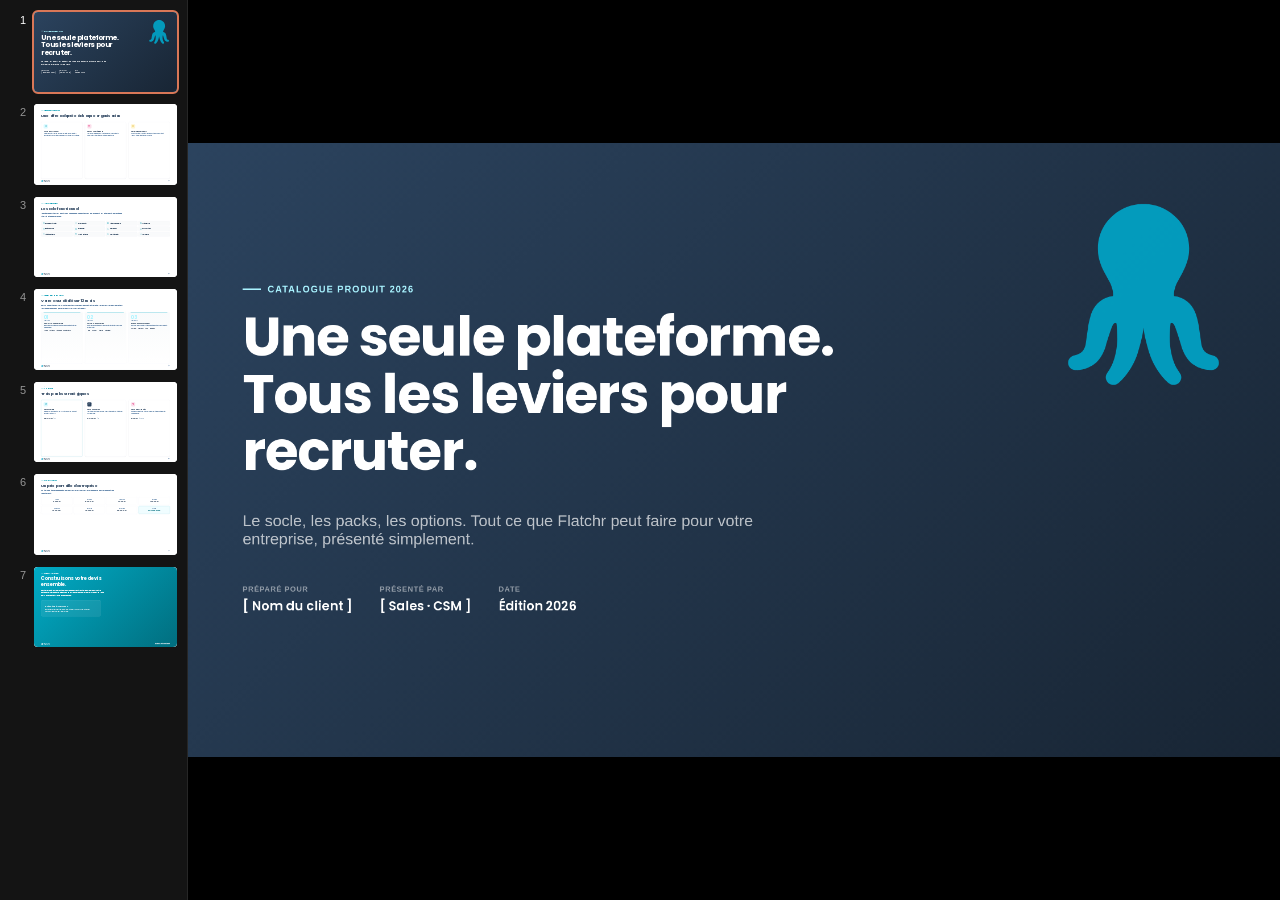
<file: project/presentation.html>
<!DOCTYPE html>
<html lang="fr">
<head>
<meta charset="UTF-8" />
<meta name="viewport" content="width=device-width, initial-scale=1.0" />
<title>Présentation Commerciale · Flatchr 2026</title>
<link rel="icon" href="assets/logo-flatchr-paul.svg" type="image/svg+xml" />
<link rel="stylesheet" href="design-system.css" />
<link rel="stylesheet" href="catalog.css" />
<link rel="stylesheet" href="https://fonts.googleapis.com/css2?family=Material+Symbols+Outlined:opsz,wght,FILL,GRAD@20..48,100..700,0..1,-50..200&display=block" />
<style>
  body { margin: 0; background: var(--color-secondary-600); }
  deck-stage { --slide-bg: #fff; }
  .slide { box-sizing: border-box; width: 100%; height: 100%; padding: 80px 96px; display: flex; flex-direction: column; background: #fff; overflow: hidden; position: relative; }
  .slide.dark { background: linear-gradient(135deg, hsla(212, 37%, 27%, 1) 0%, hsla(212, 37%, 15%, 1) 100%); color: #fff; }
  .slide.cyan { background: linear-gradient(135deg, var(--color-primary-400) 0%, var(--color-primary-600) 100%); color: #fff; }
  .slide-eyebrow { font-size: 16px; font-weight: 700; letter-spacing: 0.12em; text-transform: uppercase; color: var(--color-primary-500); margin-bottom: 24px; display: flex; align-items: center; gap: 12px; }
  .slide-eyebrow::before { content: ''; width: 32px; height: 3px; background: var(--color-primary-400); display: inline-block; }
  .slide.dark .slide-eyebrow, .slide.cyan .slide-eyebrow { color: var(--color-primary-300); }
  .slide.dark .slide-eyebrow::before, .slide.cyan .slide-eyebrow::before { background: var(--color-primary-300); }
  .slide.cyan .slide-eyebrow { color: #fff; }
  .slide.cyan .slide-eyebrow::before { background: #fff; }
  .slide h1 { font-family: var(--font-display); font-size: 72px; font-weight: 700; margin: 0 0 32px; line-height: 1.05; letter-spacing: -0.02em; color: var(--color-secondary-500); }
  .slide.dark h1, .slide.cyan h1 { color: #fff; }
  .slide h2 { font-family: var(--font-display); font-size: 52px; font-weight: 700; margin: 0 0 28px; line-height: 1.1; letter-spacing: -0.01em; color: var(--color-secondary-500); }
  .slide.dark h2, .slide.cyan h2 { color: #fff; }
  .slide .lead { font-size: 24px; color: var(--color-neutral-800); line-height: 1.45; max-width: 1100px; font-weight: 400; }
  .slide.dark .lead, .slide.cyan .lead { color: hsla(0,0%,100%,0.85); }
  .slide-footer { position: absolute; bottom: 32px; left: 96px; right: 96px; display: flex; align-items: center; justify-content: space-between; font-size: 13px; color: var(--color-neutral-700); letter-spacing: 0.05em; }
  .slide.dark .slide-footer, .slide.cyan .slide-footer { color: hsla(0,0%,100%,0.4); }
  .slide-footer .right { display: flex; align-items: center; gap: 12px; }
  .slide-logo { height: 32px; }
  .slide.dark .slide-logo, .slide.cyan .slide-logo { filter: brightness(0) invert(1); }

  /* Slide 1 - title */
  .hero-slide { padding: 96px; display: flex; flex-direction: column; justify-content: center; }
  .hero-slide .paul-wrap { position: absolute; right: 80px; top: 80px; width: 320px; opacity: 0.92; }
  .hero-slide h1 { font-size: 96px; max-width: 1100px; }
  .hero-slide .subtitle { font-size: 28px; color: hsla(0,0%,100%,0.7); margin-top: 24px; max-width: 900px; font-weight: 300; }
  .hero-slide .meta { margin-top: 64px; display: flex; gap: 48px; }
  .hero-slide .meta-item .key { font-size: 13px; color: hsla(0,0%,100%,0.5); letter-spacing: 0.08em; text-transform: uppercase; font-weight: 600; }
  .hero-slide .meta-item .val { font-family: var(--font-display); font-size: 22px; color: #fff; font-weight: 600; margin-top: 6px; }

  /* Two-column slide */
  .cols { display: grid; grid-template-columns: 1fr 1fr; gap: 64px; flex: 1; align-items: flex-start; margin-top: 24px; }
  .cols-3 { display: grid; grid-template-columns: repeat(3, 1fr); gap: 32px; flex: 1; margin-top: 32px; }

  /* Big feature card */
  .feat-card { background: #fff; border: 1px solid var(--color-neutral-300); border-radius: 16px; padding: 32px; box-shadow: var(--shadow-sm); }
  .slide.dark .feat-card { background: hsla(0,0%,100%,0.06); border-color: hsla(0,0%,100%,0.12); backdrop-filter: blur(8px); }
  .feat-card .ico-wrap { width: 56px; height: 56px; border-radius: 12px; background: var(--color-primary-200); color: var(--color-primary-500); display: inline-flex; align-items: center; justify-content: center; margin-bottom: 20px; }
  .feat-card .ico-wrap .ico { font-size: 28px; }
  .slide.dark .feat-card .ico-wrap { background: hsla(188, 99%, 39%, 0.2); color: var(--color-primary-300); }
  .feat-card h3 { font-family: var(--font-display); font-size: 22px; font-weight: 700; margin: 0 0 10px; color: var(--color-secondary-500); }
  .slide.dark .feat-card h3 { color: #fff; }
  .feat-card p { font-size: 15px; color: var(--color-neutral-800); line-height: 1.5; margin: 0; }
  .slide.dark .feat-card p { color: hsla(0,0%,100%,0.75); }

  /* feature pills */
  .pill-grid { display: grid; grid-template-columns: repeat(3, 1fr); gap: 12px; margin-top: 24px; }
  .feat-pill { background: var(--color-neutral-50); border: 1px solid var(--color-neutral-300); border-radius: 12px; padding: 18px; display: flex; align-items: center; gap: 12px; }
  .feat-pill .ico { font-size: 24px; color: var(--color-primary-500); }
  .feat-pill .label { font-size: 15px; font-weight: 600; color: var(--color-secondary-500); }
  .slide.dark .feat-pill { background: hsla(0,0%,100%,0.06); border-color: hsla(0,0%,100%,0.12); }
  .slide.dark .feat-pill .label { color: #fff; }
  .slide.dark .feat-pill .ico { color: var(--color-primary-300); }

  /* CSM phases */
  .phase-row { display: grid; grid-template-columns: repeat(3, 1fr); gap: 24px; flex: 1; margin-top: 32px; align-items: stretch; }
  .phase-big { background: linear-gradient(180deg, var(--color-neutral-50) 0%, #fff 100%); border: 1px solid var(--color-neutral-300); border-radius: 16px; padding: 32px; position: relative; }
  .phase-big::before { content: ''; position: absolute; top: -2px; left: 32px; right: 32px; height: 4px; background: var(--color-primary-400); border-radius: 0 0 4px 4px; }
  .phase-big .num { font-family: var(--font-display); font-size: 64px; font-weight: 700; color: var(--color-primary-300); line-height: 1; margin-bottom: 12px; }
  .phase-big .period { font-size: 13px; color: var(--color-neutral-700); font-weight: 600; letter-spacing: 0.06em; text-transform: uppercase; margin-bottom: 8px; }
  .phase-big h4 { font-family: var(--font-display); font-size: 22px; font-weight: 700; margin: 0 0 12px; color: var(--color-secondary-500); }
  .phase-big p { font-size: 14px; color: var(--color-neutral-800); line-height: 1.5; margin: 0 0 16px; }
  .phase-big .actions-pills { display: flex; flex-wrap: wrap; gap: 6px; }
  .phase-big .actions-pills .pill { font-size: 11px; font-weight: 600; background: #fff; color: var(--color-secondary-500); padding: 4px 10px; border-radius: 999px; border: 1px solid var(--color-neutral-300); }

  /* Big number */
  .stat-grid { display: grid; grid-template-columns: repeat(3, 1fr); gap: 48px; margin-top: 48px; }
  .stat-item .stat-num { font-family: var(--font-display); font-size: 88px; font-weight: 700; color: var(--color-primary-300); line-height: 1; letter-spacing: -0.03em; }
  .stat-item .stat-label { font-size: 18px; font-weight: 500; color: hsla(0,0%,100%,0.85); margin-top: 8px; max-width: 280px; line-height: 1.4; }

  /* Pricing table */
  .pricing-grid-presentation { display: grid; grid-template-columns: repeat(4, 1fr); gap: 16px; margin-top: 32px; }
  .price-tier { background: #fff; border: 1px solid var(--color-neutral-300); border-radius: 12px; padding: 20px; text-align: center; }
  .price-tier .range { font-size: 13px; font-weight: 700; color: var(--color-neutral-800); letter-spacing: 0.04em; text-transform: uppercase; margin-bottom: 4px; }
  .price-tier .val { font-family: var(--font-display); font-size: 28px; font-weight: 700; color: var(--color-secondary-500); }
  .price-tier.featured { background: var(--color-primary-100); border-color: var(--color-primary-400); }

  /* Closing */
  .closing-cta { background: hsla(0,0%,100%,0.08); border: 1px solid hsla(0,0%,100%,0.2); border-radius: 24px; padding: 56px; margin-top: 48px; max-width: 800px; }
  .closing-cta h3 { font-family: var(--font-display); font-size: 32px; font-weight: 700; color: #fff; margin: 0 0 12px; }
  .closing-cta p { font-size: 18px; color: hsla(0,0%,100%,0.75); line-height: 1.5; margin: 0; }

  /* Paul mascot decoration */
  .paul-bg { position: absolute; right: -80px; bottom: -80px; width: 480px; opacity: 0.1; filter: brightness(0) invert(1); }
</style>
</head>
<body>
<deck-stage>

  <!-- Slide 1: Hero -->
  <section class="slide hero-slide dark" data-screen-label="01 Cover">
    <img src="assets/logo-flatchr-paul.svg" alt="Paul" class="paul-wrap" />
    <div class="slide-eyebrow">Catalogue Produit 2026</div>
    <h1>Une seule plateforme.<br/>Tous les leviers pour recruter.</h1>
    <div class="subtitle">Le socle, les packs, les options. Tout ce que Flatchr peut faire pour votre entreprise, présenté simplement.</div>
    <div class="meta">
      <div class="meta-item">
        <div class="key">Préparé pour</div>
        <div class="val">[ Nom du client ]</div>
      </div>
      <div class="meta-item">
        <div class="key">Présenté par</div>
        <div class="val">[ Sales · CSM ]</div>
      </div>
      <div class="meta-item">
        <div class="key">Date</div>
        <div class="val">Édition 2026</div>
      </div>
    </div>
  </section>

  <!-- Slide 2: Structure -->
  <section class="slide" data-screen-label="02 Structure">
    <div class="slide-eyebrow">L'offre Flatchr 2026</div>
    <h2>Une offre adaptée à chaque organisation</h2>
    <div class="cols-3">
      <div class="feat-card">
        <div class="ico-wrap"><span class="ico" style="font-family:'Material Symbols Outlined';font-feature-settings:'liga'">foundation</span></div>
        <h3>Socle fonctionnel</h3>
        <p>Identique pour tous. Toutes les briques essentielles pour recruter : emplacements, Kanban, Site Carrière Premium, multidiffusion, IA intégrée.</p>
      </div>
      <div class="feat-card">
        <div class="ico-wrap" style="background: var(--color-pink-200); color: var(--color-pink-600);"><span class="ico" style="font-family:'Material Symbols Outlined';font-feature-settings:'liga'">inventory_2</span></div>
        <h3>Packs stratégiques</h3>
        <p>Scaling pour accélérer avec l'IA. Entreprise pour la sécurité et la conformité. Multi-Entités pour piloter en décentralisé.</p>
      </div>
      <div class="feat-card">
        <div class="ico-wrap" style="background: var(--color-yellow-200); color: var(--color-yellow-600);"><span class="ico" style="font-family:'Material Symbols Outlined';font-feature-settings:'liga'">extension</span></div>
        <h3>Catalogue produit</h3>
        <p>Imports, formations, SIRH, tests de personnalité, sourcing, photos & vidéos… Internes et partenaires, à la carte.</p>
      </div>
    </div>
    <div class="slide-footer"><img src="assets/logo-flatchr.svg" class="slide-logo" alt="Flatchr" /><div class="right"><span>2 / 7</span></div></div>
  </section>

  <!-- Slide 3: Socle -->
  <section class="slide" data-screen-label="03 Socle">
    <div class="slide-eyebrow">Inclus pour tous</div>
    <h2>Le socle fonctionnel</h2>
    <div class="lead" style="margin-bottom: 20px;">Identique pour tous les clients, non négociable. Le contenu du socle ne peut pas être réduit. Garantie de stabilité et de cohérence.</div>
    <div class="pill-grid" style="grid-template-columns: repeat(4, 1fr);">
      <div class="feat-pill"><span class="ico" style="font-family:'Material Symbols Outlined';font-feature-settings:'liga'">work</span><div class="label">Emplacements illimités</div></div>
      <div class="feat-pill"><span class="ico" style="font-family:'Material Symbols Outlined';font-feature-settings:'liga'">view_kanban</span><div class="label">Kanban candidats</div></div>
      <div class="feat-pill"><span class="ico" style="font-family:'Material Symbols Outlined';font-feature-settings:'liga'">language</span><div class="label">Site Carrière Premium</div></div>
      <div class="feat-pill"><span class="ico" style="font-family:'Material Symbols Outlined';font-feature-settings:'liga'">hub</span><div class="label">Multi-diffusion</div></div>
      <div class="feat-pill"><span class="ico" style="font-family:'Material Symbols Outlined';font-feature-settings:'liga'">badge</span><div class="label">Gestion des rôles</div></div>
      <div class="feat-pill"><span class="ico" style="font-family:'Material Symbols Outlined';font-feature-settings:'liga'">event</span><div class="label">Prise de RDV</div></div>
      <div class="feat-pill"><span class="ico" style="font-family:'Material Symbols Outlined';font-feature-settings:'liga'">search</span><div class="label">Recherche IA</div></div>
      <div class="feat-pill"><span class="ico" style="font-family:'Material Symbols Outlined';font-feature-settings:'liga'">auto_awesome</span><div class="label">Parsing IA & FIT</div></div>
      <div class="feat-pill"><span class="ico" style="font-family:'Material Symbols Outlined';font-feature-settings:'liga'">analytics</span><div class="label">Statistiques & DAR</div></div>
      <div class="feat-pill"><span class="ico" style="font-family:'Material Symbols Outlined';font-feature-settings:'liga'">inventory_2</span><div class="label">Viviers & CV-thèque</div></div>
      <div class="feat-pill"><span class="ico" style="font-family:'Material Symbols Outlined';font-feature-settings:'liga'">sell</span><div class="label">Tags & templates</div></div>
      <div class="feat-pill"><span class="ico" style="font-family:'Material Symbols Outlined';font-feature-settings:'liga'">chat</span><div class="label">Messagerie</div></div>
    </div>
    <div class="slide-footer"><img src="assets/logo-flatchr.svg" class="slide-logo" alt="Flatchr" /><div class="right"><span>3 / 7</span></div></div>
  </section>

  <!-- Slide 4: CSM -->
  <section class="slide" data-screen-label="04 CSM">
    <div class="slide-eyebrow">Accompagnement inclus</div>
    <h2>Votre CSM dédié sur 12 mois</h2>
    <div class="lead">Pas un support anonyme. Un interlocuteur unique qui connaît votre setup, vos enjeux, vos équipes. Et qui vous accompagne en 3 phases pour maximiser votre ROI.</div>
    <div class="phase-row">
      <div class="phase-big">
        <div class="num">01</div>
        <div class="period">Mois 1 — 3</div>
        <h4>Kick-off & Onboarding</h4>
        <p>Configuration de la plateforme, formation des équipes et activation des premières offres.</p>
        <div class="actions-pills">
          <span class="pill">Kick-off</span><span class="pill">Audit besoins</span><span class="pill">Setup compte</span><span class="pill">Formation initiale</span>
        </div>
      </div>
      <div class="phase-big">
        <div class="num">02</div>
        <div class="period">Mois 4 — 9</div>
        <h4>Suivi & Optimisation</h4>
        <p>Points réguliers de pilotage, analyse de l'adoption et activation de nouvelles fonctionnalités.</p>
        <div class="actions-pills">
          <span class="pill">QBR</span><span class="pill">Analyse KPIs</span><span class="pill">Ateliers RH</span><span class="pill">Best practices</span>
        </div>
      </div>
      <div class="phase-big">
        <div class="num">03</div>
        <div class="period">Mois 10 — 12</div>
        <h4>Bilan & Renouvellement</h4>
        <p>Bilan annuel, recommandations stratégiques et préparation du renouvellement.</p>
        <div class="actions-pills">
          <span class="pill">Bilan annuel</span><span class="pill">Roadmap N+1</span><span class="pill">Upsell</span><span class="pill">Témoignage</span>
        </div>
      </div>
    </div>
    <div class="slide-footer"><img src="assets/logo-flatchr.svg" class="slide-logo" alt="Flatchr" /><div class="right"><span>4 / 7</span></div></div>
  </section>

  <!-- Slide 5: Packs -->
  <section class="slide" data-screen-label="05 Packs">
    <div class="slide-eyebrow">À la carte</div>
    <h2>Trois packs stratégiques</h2>
    <div class="cols-3">
      <div class="feat-card" style="border-color: var(--color-primary-400); position: relative;">
        <div class="ico-wrap"><span class="ico" style="font-family:'Material Symbols Outlined';font-feature-settings:'liga'">rocket_launch</span></div>
        <h3>Pack Scaling</h3>
        <p style="margin-bottom: 24px;">Accélérez vos recrutements avec l'IA. Matching, Ranking, Transcript, Évaluations, Flatchr Skill.</p>
        <div style="font-family: var(--font-display); font-size: 32px; font-weight: 700; color: var(--color-secondary-500);">2 500 € <span style="font-size: 14px; color: var(--color-neutral-800); font-weight: 500;">/ an</span></div>
      </div>
      <div class="feat-card">
        <div class="ico-wrap" style="background: var(--color-secondary-500); color: #fff;"><span class="ico" style="font-family:'Material Symbols Outlined';font-feature-settings:'liga'">shield_lock</span></div>
        <h3>Pack Entreprise</h3>
        <p style="margin-bottom: 24px;">Sécurité, conformité, gouvernance. SSO, Multi-Compte, API, Statistiques avancées, JTMO.</p>
        <div style="font-family: var(--font-display); font-size: 32px; font-weight: 700; color: var(--color-secondary-500);">3 000 € <span style="font-size: 14px; color: var(--color-neutral-800); font-weight: 500;">/ an</span></div>
      </div>
      <div class="feat-card">
        <div class="ico-wrap" style="background: var(--color-pink-200); color: var(--color-pink-600);"><span class="ico" style="font-family:'Material Symbols Outlined';font-feature-settings:'liga'">account_tree</span></div>
        <h3>Pack Multi-Entités</h3>
        <p style="margin-bottom: 24px;">Pilotage RH décentralisé. Stats consolidées, CV-thèque partagée, sites carrière agrégés.</p>
        <div style="font-family: var(--font-display); font-size: 32px; font-weight: 700; color: var(--color-secondary-500);">500 € <span style="font-size: 14px; color: var(--color-neutral-800); font-weight: 500;">/ compte</span></div>
      </div>
    </div>
    <div class="slide-footer"><img src="assets/logo-flatchr.svg" class="slide-logo" alt="Flatchr" /><div class="right"><span>5 / 7</span></div></div>
  </section>

  <!-- Slide 6: Pricing -->
  <section class="slide" data-screen-label="06 Tarifs">
    <div class="slide-eyebrow">Tarif annuel HT</div>
    <h2>Un prix par taille d'entreprise</h2>
    <div class="lead">Un tarif par tranche d'effectif. Pas de mauvaises surprises. Tarif spécifique pour les cabinets de recrutement.</div>
    <div class="pricing-grid-presentation">
      <div class="price-tier"><div class="range">1 — 50</div><div class="val">3 000 €</div></div>
      <div class="price-tier"><div class="range">51 — 100</div><div class="val">5 000 €</div></div>
      <div class="price-tier"><div class="range">101 — 200</div><div class="val">7 000 €</div></div>
      <div class="price-tier"><div class="range">201 — 300</div><div class="val">10 000 €</div></div>
      <div class="price-tier"><div class="range">301 — 400</div><div class="val">13 000 €</div></div>
      <div class="price-tier"><div class="range">401 — 600</div><div class="val">18 000 €</div></div>
      <div class="price-tier"><div class="range">601 — 1000</div><div class="val">25 000 €</div></div>
      <div class="price-tier featured"><div class="range">+ 1000</div><div class="val" style="color: var(--color-primary-600)">Sur mesure</div></div>
    </div>
    <div class="slide-footer"><img src="assets/logo-flatchr.svg" class="slide-logo" alt="Flatchr" /><div class="right"><span>6 / 7</span></div></div>
  </section>

  <!-- Slide 7: Closing -->
  <section class="slide cyan" data-screen-label="07 Closing">
    <div class="slide-eyebrow" style="color: rgba(255,255,255,0.9);">Prochaines étapes</div>
    <h2 style="font-size: 64px;">Construisons votre devis<br/>ensemble.</h2>
    <div class="lead" style="max-width: 900px;">
      Toutes les options présentées dans ce document sont disponibles dans notre catalogue interactif. Sélectionnez ce qui correspond à vos besoins, calculez votre devis en direct, et signez en confiance.
    </div>
    <div class="closing-cta">
      <h3>Prêts à démarrer ?</h3>
      <p>Contactez votre Account Executive ou votre CSM pour finaliser votre devis personnalisé et planifier votre kick-off.</p>
    </div>
    <div class="slide-footer" style="bottom: 32px;">
      <img src="assets/logo-flatchr.svg" class="slide-logo" alt="Flatchr" />
      <div class="right">
        <a href="index.html" style="color: rgba(255,255,255,0.85); text-decoration: underline; font-size: 13px;">← Retour au catalogue interactif</a>
      </div>
    </div>
  </section>

</deck-stage>

<script src="deck-stage.js"></script>
</body>
</html>
</file>
<file: project/design-system.css>
/* ============================================================================
 * Flatchr Design System — Colors & Type
 * Source of truth: flatchr-ds/packages/ds-theme/src/theme/
 * Fonts: Poppins (display/headings) + Lato (body/UI) — both via Google Fonts
 * ============================================================================ */

@import url('https://fonts.googleapis.com/css2?family=Lato:ital,wght@0,400;0,700;1,400;1,700&family=Poppins:ital,wght@0,300;0,400;0,500;0,600;0,700;0,900;1,400;1,700&family=Inconsolata:wght@400;700&display=swap');

:root {
  /* ─── Brand: Primary (Flatchr Cyan) ─────────────────────────────────── */
  --color-primary-100: hsla(189, 100%, 97%, 1);
  --color-primary-200: hsla(188,  99%, 93%, 1);
  --color-primary-300: hsla(188,  99%, 83%, 1);
  --color-primary-400: hsla(188,  99%, 39%, 1); /* base */
  --color-primary-500: hsla(188,  99%, 35%, 1);
  --color-primary-600: hsla(188,  99%, 25%, 1);
  --color-primary:     var(--color-primary-400);

  /* ─── Brand: Secondary (Deep Navy) ──────────────────────────────────── */
  --color-secondary-200: hsla(212, 37%, 60%, 1);
  --color-secondary-300: hsla(212, 37%, 47%, 1);
  --color-secondary-400: hsla(212, 37%, 39%, 1);
  --color-secondary-500: hsla(212, 37%, 27%, 1); /* base */
  --color-secondary-600: hsla(212, 37%, 15%, 1);
  --color-secondary:     var(--color-secondary-500);
  --color-secondary-600-50: hsla(212, 37%, 15%, 0.5);

  /* ─── Neutrals (cool, blue-grey) ────────────────────────────────────── */
  --color-neutral-50:  hsla(200, 27%, 98%, 1);
  --color-neutral-100: hsla(211, 30%, 96%, 1);
  --color-neutral-200: hsla(211, 30%, 93%, 1);
  --color-neutral-300: hsla(211, 30%, 90%, 1);
  --color-neutral-400: hsla(211, 30%, 87%, 1);
  --color-neutral-500: hsla(211, 30%, 84%, 1);
  --color-neutral-600: hsla(211, 30%, 72%, 1);
  --color-neutral-700: hsla(211, 30%, 60%, 1);
  --color-neutral-800: hsla(211, 30%, 56%, 1);

  /* ─── Basics ────────────────────────────────────────────────────────── */
  --color-white: hsla(0, 0%, 100%, 1);
  --color-black: hsla(0, 0%, 0%, 1);
  --color-black-03: hsla(0, 0%, 0%, 0.03);
  --color-black-05: hsla(0, 0%, 0%, 0.05);
  --color-overlay:  hsla(212, 37%, 15%, 0.5);

  /* ─── Status ────────────────────────────────────────────────────────── */
  --color-success-400: hsla(162, 79%, 45%, 1); /* base */
  --color-success-500: hsla(162, 79%, 37%, 1);
  --color-success-600: hsla(162, 82%, 25%, 1);

  --color-error-400:   hsla(0, 78%, 57%, 1); /* base */
  --color-error-500:   hsla(0, 77%, 47%, 1);
  --color-error-600:   hsla(0, 100%, 20%, 1);

  --color-warning-400: hsla(35, 100%, 53%, 1); /* base */
  --color-warning-500: hsla(34, 100%, 41%, 1);
  --color-warning-600: hsla(30, 100%, 32%, 1);

  --color-info-400:    hsla(212, 100%, 53%, 1); /* base */
  --color-info-500:    hsla(212, 100%, 43%, 1);

  --color-disable-400: hsla(213, 43%, 96%, 1);
  --color-disable-500: hsla(213, 43%, 86%, 1);

  /* ─── Accent palette (used in tags, charts, illustrations) ──────────── */
  --color-green-200:  hsla(162, 79%, 87%, 1);
  --color-green-400:  hsla(162, 79%, 45%, 1);
  --color-green-600:  hsla(162, 79%, 25%, 1);
  --color-blue-200:   hsla(212, 100%, 91%, 1);
  --color-blue-400:   hsla(212, 100%, 53%, 1);
  --color-blue-600:   hsla(212, 100%, 24%, 1);
  --color-pink-200:   hsla(335, 79%, 93%, 1);
  --color-pink-400:   hsla(335, 79%, 64%, 1);
  --color-pink-600:   hsla(335, 79%, 50%, 1);
  --color-yellow-200: hsla( 47, 100%, 91%, 1);
  --color-yellow-400: hsla( 47, 100%, 56%, 1);
  --color-yellow-600: hsla( 47, 100%, 42%, 1);
  --color-orange-100: hsla( 35, 100%, 96%, 1);
  --color-orange-200: hsla( 35, 100%, 91%, 1);
  --color-orange-400: hsla( 35, 100%, 53%, 1);
  --color-orange-600: hsla( 35, 100%, 41%, 1);
  --color-grey-200:   hsla(210,  21%, 70%, 1);
  --color-grey-400:   hsla(210,  21%, 56%, 1);
  --color-grey-600:   hsla(210,  21%, 40%, 1);

  /* ─── Gradient (subtle background wash) ─────────────────────────────── */
  --gradient-1: linear-gradient(180deg, hsla(0, 0%, 100%, 1), hsla(213, 43%, 96%, 1));

  /* ─── Semantic shortcuts (use these in product) ─────────────────────── */
  --bg-app:        var(--color-neutral-50);
  --bg-surface:    var(--color-white);
  --bg-muted:      var(--color-neutral-100);
  --bg-hover:      var(--color-neutral-100);
  --fg-primary:    var(--color-secondary-500);   /* main text */
  --fg-secondary:  var(--color-neutral-800);     /* labels, captions */
  --fg-muted:      var(--color-neutral-700);     /* placeholder, hints */
  --fg-disabled:   var(--color-neutral-600);
  --fg-on-brand:   var(--color-white);
  --border-subtle: var(--color-neutral-300);
  --border-strong: var(--color-neutral-500);
  --link:          var(--color-primary-400);
  --link-hover:    var(--color-primary-500);

  /* ─── Type ──────────────────────────────────────────────────────────── */
  --font-display: "Poppins", Arial, Helvetica, sans-serif; /* headings, brand */
  --font-body:    "Lato",    Arial, Helvetica, sans-serif; /* UI, body, forms */
  --font-mono:    "Inconsolata", ui-monospace, "SF Mono", Menlo, monospace;

  /* Raw size scale (px) — from theme.fontSize */
  --fs-8:  8px;
  --fs-12: 12px;
  --fs-14: 14px;
  --fs-16: 16px;
  --fs-18: 18px;
  --fs-24: 24px;
  --fs-32: 32px;
  --fs-40: 40px;
  --fs-48: 48px;

  /* Weights */
  --fw-light:     400;  /* per typography.js _light */
  --fw-regular:   500;
  --fw-semibold:  600;
  --fw-bold:      700;

  /* ─── Spacing (theme.spacing) ──────────────────────────────────────── */
  --sp-4:  4px;
  --sp-6:  6px;
  --sp-8:  8px;
  --sp-12: 12px;
  --sp-16: 16px;
  --sp-24: 24px;
  --sp-32: 32px;
  --sp-40: 40px;
  --sp-48: 48px;
  --sp-64: 64px;

  /* ─── Radius ───────────────────────────────────────────────────────── */
  --r-4:  4px;
  --r-6:  6px;
  --r-8:  8px;
  --r-16: 16px;
  --r-24: 24px;
  --r-pill: 999px;

  /* ─── Elevation (shadow ramp — cool blueish ink, not pure black) ───── */
  --shadow-sm: 0px 11px 6px rgba(43, 67, 94, 0.02), 0px 5px 5px rgba(43, 67, 94, 0.03), 0px 1px 3px rgba(43, 67, 94, 0.03), 0px 0px 0px rgba(43, 67, 94, 0.03);
  --shadow-md: 0px 27px 16px rgba(43, 67, 94, 0.02), 0px 12px 12px rgba(43, 67, 94, 0.03), 0px 3px 7px rgba(43, 67, 94, 0.03), 0px 0px 0px rgba(43, 67, 94, 0.03);
  --shadow-lg: 0px 80px 32px rgba(43, 67, 94, 0.01), 0px 45px 27px rgba(43, 67, 94, 0.02), 0px 20px 20px rgba(43, 67, 94, 0.03), 0px 5px 11px rgba(43, 67, 94, 0.04), 0px 0px 0px rgba(43, 67, 94, 0.04);
}

/* ─── Base & defaults ─────────────────────────────────────────────────── */
html, body {
  font-family: var(--font-body);
  font-size: var(--fs-14);
  font-weight: var(--fw-light);
  color: var(--fg-primary);
  background-color: var(--bg-app);
  -webkit-font-smoothing: antialiased;
  -moz-osx-font-smoothing: grayscale;
  text-rendering: optimizeLegibility;
}

/* ─── Semantic typography classes ─────────────────────────────────────── */
.t-display, h1.t-display {
  font-family: var(--font-display);
  font-weight: var(--fw-bold);
  font-size: var(--fs-48);
  line-height: 1.1;
  letter-spacing: -0.01em;
  color: var(--color-secondary-500);
}
.t-h1, h1 {
  font-family: var(--font-display);
  font-weight: var(--fw-bold);
  font-size: var(--fs-32);
  line-height: 1.2;
  color: var(--color-secondary-500);
  letter-spacing: -0.005em;
}
.t-h2, h2 {
  font-family: var(--font-display);
  font-weight: var(--fw-bold);
  font-size: var(--fs-24);
  line-height: 1.25;
  color: var(--color-secondary-500);
}
.t-h3, h3 {
  font-family: var(--font-display);
  font-weight: var(--fw-semibold);
  font-size: var(--fs-18);
  line-height: 1.3;
  color: var(--color-secondary-500);
}
.t-h4, h4 {
  font-family: var(--font-display);
  font-weight: var(--fw-semibold);
  font-size: var(--fs-16);
  line-height: 1.35;
  color: var(--color-secondary-500);
}

.t-body, p {
  font-family: var(--font-body);
  font-weight: var(--fw-light);
  font-size: var(--fs-14);
  line-height: 1.5;
  color: var(--fg-primary);
}
.t-body-lg {
  font-family: var(--font-body);
  font-weight: var(--fw-light);
  font-size: var(--fs-16);
  line-height: 1.55;
  color: var(--fg-primary);
}
.t-label {
  font-family: var(--font-body);
  font-weight: var(--fw-semibold);
  font-size: var(--fs-12);
  line-height: 1.4;
  color: var(--fg-secondary);
  letter-spacing: 0.02em;
}
.t-caption {
  font-family: var(--font-body);
  font-weight: var(--fw-light);
  font-size: var(--fs-12);
  line-height: 1.4;
  color: var(--fg-muted);
}
.t-button {
  font-family: var(--font-body);
  font-weight: var(--fw-semibold);
  font-size: var(--fs-14);
  letter-spacing: 0.01em;
}
.t-mono, code, pre {
  font-family: var(--font-mono);
  font-size: var(--fs-14);
}
.t-link, a {
  color: var(--link);
  text-decoration: none;
}
.t-link:hover, a:hover { color: var(--link-hover); text-decoration: underline; }
</file>
<file: project/catalog.css>
/* ============================================================
 * Catalogue Produit Flatchr — page styles
 * ============================================================ */

* { box-sizing: border-box; }
html, body { margin: 0; padding: 0; height: 100%; }
body { background: var(--bg-app); color: var(--fg-primary); }

/* Material Symbols base */
.ico {
  font-family: 'Material Symbols Outlined';
  font-weight: normal;
  font-style: normal;
  line-height: 1;
  letter-spacing: normal;
  text-transform: none;
  display: inline-block;
  white-space: nowrap;
  word-wrap: normal;
  direction: ltr;
  font-feature-settings: 'liga';
  -webkit-font-feature-settings: 'liga';
  -webkit-font-smoothing: antialiased;
  font-variation-settings: 'FILL' 0, 'wght' 400, 'GRAD' 0, 'opsz' 24;
}

/* ─── Top bar ────────────────────────────────────────────── */
.topbar {
  position: sticky; top: 0; z-index: 60;
  height: 64px;
  background: var(--color-white);
  border-bottom: 1px solid var(--border-subtle);
  display: flex; align-items: center; justify-content: space-between;
  padding: 0 28px;
}
.topbar-left { display: flex; align-items: center; gap: 14px; }
.topbar-left img { height: 32px; }
.topbar-left .crumb {
  display: flex; align-items: center; gap: 8px;
  padding-left: 14px; margin-left: 4px;
  border-left: 1px solid var(--border-subtle);
  height: 28px;
}
.topbar-left .crumb-title {
  font-family: var(--font-display);
  font-weight: 600;
  font-size: 15px;
  color: var(--color-secondary-500);
}
.topbar-left .crumb-sub {
  font-size: 12px;
  color: var(--color-neutral-700);
}
.topbar-right { display: flex; align-items: center; gap: 10px; }

/* ─── Buttons ────────────────────────────────────────────── */
.btn {
  font-family: var(--font-body);
  font-weight: 600;
  font-size: 13px;
  border-radius: var(--r-6);
  padding: 0 14px;
  height: 36px;
  border: 1px solid transparent;
  cursor: pointer;
  display: inline-flex; align-items: center; gap: 6px;
  line-height: 1;
  transition: background 0.12s, color 0.12s, border-color 0.12s;
}
.btn .ico { font-size: 18px; }
.btn-primary { background: var(--color-primary-400); color: #fff; }
.btn-primary:hover { background: var(--color-primary-500); }
.btn-primary:active { background: var(--color-primary-600); }
.btn-tertiary {
  background: #fff;
  color: var(--color-secondary-500);
  border-color: var(--color-neutral-500);
}
.btn-tertiary:hover { background: var(--color-neutral-100); }
.btn-ghost {
  background: transparent;
  color: var(--color-secondary-500);
}
.btn-ghost:hover { background: var(--color-neutral-100); }
.btn-sm { height: 30px; font-size: 12px; padding: 0 10px; }
.btn-lg { height: 44px; font-size: 14px; padding: 0 20px; }

.icon-btn {
  width: 36px; height: 36px;
  border-radius: var(--r-6);
  display: inline-flex; align-items: center; justify-content: center;
  background: transparent; border: 0; cursor: pointer;
  color: var(--color-neutral-800);
}
.icon-btn:hover { background: var(--color-neutral-100); }
.icon-btn .ico { font-size: 22px; }

/* ─── Tags ────────────────────────────────────────────── */
.tag {
  display: inline-flex; align-items: center; gap: 4px;
  height: 22px; padding: 0 8px;
  border-radius: var(--r-4);
  font-size: 11px; font-weight: 700;
  line-height: 1; white-space: nowrap;
  letter-spacing: 0.02em;
}
.tag.success { background: var(--color-green-200); color: var(--color-green-600); }
.tag.info { background: var(--color-blue-200); color: var(--color-blue-600); }
.tag.warning { background: var(--color-orange-200); color: var(--color-orange-600); }
.tag.error { background: #FCDADA; color: var(--color-error-600); }
.tag.neutral { background: var(--color-neutral-200); color: var(--color-neutral-800); }
.tag.pink { background: var(--color-pink-200); color: var(--color-pink-600); }
.tag.yellow { background: var(--color-yellow-200); color: var(--color-yellow-600); }
.tag.primary { background: var(--color-primary-200); color: var(--color-primary-600); }
.tag .dot { width: 6px; height: 6px; border-radius: 50%; background: currentColor; }
.tag.lg { height: 26px; padding: 0 10px; font-size: 12px; }

/* ─── Layout ────────────────────────────────────────────── */
.app-shell {
  display: grid;
  grid-template-columns: minmax(0, 1fr) 360px;
  min-height: calc(100vh - 64px);
  position: relative;
}

/* Config panel = fixed left overlay drawer (does not reflow content) */
.pricing-panel {
  position: fixed;
  top: 64px;
  left: 0;
  width: 360px;
  max-width: 86vw;
  height: calc(100vh - 64px);
  background: #fff;
  border-right: 1px solid var(--border-subtle);
  display: flex;
  flex-direction: column;
  overflow: hidden;
  z-index: 95;
  box-shadow: 6px 0 30px rgba(11, 23, 54, 0.14);
  transform: translateX(0);
  transition: transform 280ms cubic-bezier(.4,0,.2,1);
}
.pricing-panel.collapsed {
  transform: translateX(-100%);
  pointer-events: none;
  box-shadow: none;
}

/* ─── Summary card (sticky right rail) ─────────────────── */
.summary-card {
  position: sticky;
  top: 64px;
  height: calc(100vh - 64px);
  background: #fff;
  border-left: 1px solid var(--border-subtle);
  display: flex;
  flex-direction: column;
  overflow: hidden;
  box-shadow: -4px 0 24px rgba(11, 23, 54, 0.05);
}
.summary-header {
  padding: 24px 24px 16px;
  border-bottom: 1px solid var(--border-subtle);
  flex-shrink: 0;
}
.summary-header .eyebrow {
  font-size: 11px;
  font-weight: 700;
  letter-spacing: 0.08em;
  text-transform: uppercase;
  color: var(--color-primary-500);
  margin-bottom: 4px;
}
.summary-header h2 {
  font-family: var(--font-display);
  font-weight: 700;
  font-size: 20px;
  margin: 0;
  color: var(--color-secondary-500);
}
.summary-body {
  flex: 1;
  overflow-y: auto;
  padding: 20px 24px;
}
.summary-footer {
  padding: 20px 24px;
  border-top: 1px solid var(--border-subtle);
  background: var(--color-neutral-50);
  flex-shrink: 0;
}

/* Toggle button (arrow) on the config panel right edge */
.panel-toggle {
  position: fixed;
  top: 50%;
  left: 360px;
  transform: translateY(-50%);
  width: 34px;
  height: 52px;
  display: flex;
  align-items: center;
  justify-content: center;
  background: #fff;
  border: 1px solid var(--border-subtle);
  border-left: 0;
  border-radius: 0 14px 14px 0;
  box-shadow: 4px 0 14px rgba(11, 23, 54, 0.12);
  cursor: pointer;
  color: var(--color-primary-500);
  z-index: 96;
  padding: 0;
  transition: left 280ms cubic-bezier(.4,0,.2,1), background 150ms ease, color 150ms ease;
}
.app-shell.panel-collapsed ~ .panel-toggle,
.app-shell.panel-collapsed .panel-toggle {
  left: 0;
}
.panel-toggle:hover {
  background: var(--color-primary-500);
  color: #fff;
}
.panel-toggle-chevron { font-size: 22px; transition: transform 280ms cubic-bezier(.4,0,.2,1); }
/* Collapsed → chevron points right (open). Expanded → points left (close). */
.app-shell:not(.panel-collapsed) .panel-toggle .panel-toggle-chevron { transform: rotate(180deg); }
.pricing-header {
  padding: 24px 24px 16px;
  border-bottom: 1px solid var(--border-subtle);
  flex-shrink: 0;
}
.pricing-header .eyebrow {
  font-size: 11px;
  font-weight: 700;
  letter-spacing: 0.08em;
  text-transform: uppercase;
  color: var(--color-primary-500);
  margin-bottom: 4px;
}
.pricing-header h2 {
  font-family: var(--font-display);
  font-weight: 700;
  font-size: 20px;
  margin: 0;
  color: var(--color-secondary-500);
}
.pricing-body {
  flex: 1;
  overflow-y: auto;
  padding: 20px 24px;
}
.pricing-footer {
  padding: 20px 24px;
  border-top: 1px solid var(--border-subtle);
  background: var(--color-neutral-50);
  flex-shrink: 0;
}

.content {
  padding: 32px 40px 80px;
  max-width: 1100px;
}

/* ─── Section nav (inside content) ────────────────────────────────────────────── */
.section-nav {
  display: flex; gap: 4px;
  background: #fff;
  border: 1px solid var(--border-subtle);
  border-radius: var(--r-pill);
  padding: 4px;
  margin-bottom: 32px;
  position: sticky;
  top: 80px;
  z-index: 30;
  box-shadow: var(--shadow-sm);
  width: fit-content;
}
.section-nav-item {
  padding: 8px 14px;
  border-radius: var(--r-pill);
  font-size: 13px;
  font-weight: 600;
  color: var(--color-neutral-800);
  cursor: pointer;
  transition: background 0.12s, color 0.12s;
  display: inline-flex; align-items: center; gap: 6px;
  white-space: nowrap;
  border: 0; background: transparent;
}
.section-nav-item:hover { background: var(--color-neutral-100); color: var(--color-secondary-500); }
.section-nav-item.active { background: var(--color-primary-400); color: #fff; }
.section-nav-item .ico { font-size: 16px; }

/* ─── Négociation collapse ──────────────────────────────── */
.nego-head { align-items: flex-start; }
.nego-collapse {
  display: inline-flex;
  align-items: center;
  gap: 6px;
  padding: 8px 14px;
  border-radius: var(--r-pill);
  border: 1px solid var(--border-subtle);
  background: #fff;
  cursor: pointer;
  font-family: var(--font-body);
  font-size: 12px;
  font-weight: 600;
  color: var(--color-secondary-500);
  flex-shrink: 0;
  transition: background 150ms ease, border-color 150ms ease;
}
.nego-collapse:hover { background: var(--color-neutral-50); border-color: var(--color-primary-300); }
.nego-collapse .ico { font-size: 18px; transition: transform 200ms ease; }
.nego-collapse.collapsed .ico { transform: rotate(180deg); }

.section-nav-toggle {
  margin-left: auto;
  display: inline-flex;
  align-items: center;
  gap: 6px;
  padding: 8px 14px;
  border-radius: var(--r-pill);
  border: 1px dashed var(--color-neutral-300);
  background: transparent;
  cursor: pointer;
  font-family: var(--font-body);
  font-size: 12px;
  font-weight: 600;
  color: var(--color-neutral-800);
  transition: background 150ms ease, color 150ms ease, border-color 150ms ease;
}
.section-nav-toggle:hover { background: var(--color-neutral-100); color: var(--color-secondary-500); }
.section-nav-toggle.on { border-style: solid; border-color: var(--color-primary-200); color: var(--color-primary-600); }
.section-nav-toggle .ico { font-size: 16px; }

/* ─── Months offerts selector (config panel) ─────────────── */
.config-totals {
  border-top: 1px solid var(--border-subtle);
  padding-top: 18px;
  margin-top: 4px;
}
.config-totals .total-block {
  background: var(--color-neutral-50);
  border: 1px solid var(--border-subtle);
  border-radius: var(--r-8);
  padding: 16px;
  margin-bottom: 0;
}
.months-block { margin-top: 14px; }
.months-head { margin-bottom: 8px; }
.months-head > div:first-child {
  font-size: 13px;
  font-weight: 600;
  color: var(--color-secondary-500);
}
.months-meta {
  font-size: 11px;
  color: var(--color-neutral-800);
  margin-top: 2px;
}
.months-chips {
  display: grid;
  grid-template-columns: repeat(7, 1fr);
  gap: 4px;
}
.months-chip {
  padding: 8px 0;
  min-height: 38px;
  border: 1px solid var(--border-subtle);
  border-radius: var(--r-8);
  background: #fff;
  cursor: pointer;
  font-family: var(--font-body);
  font-size: 12px;
  font-weight: 600;
  color: var(--color-neutral-800);
  transition: background 140ms ease, border-color 140ms ease, color 140ms ease;
}
.months-chip:first-child { grid-column: span 1; font-size: 10px; }
.months-chip:hover { border-color: var(--color-primary-300); }
.months-chip.on {
  background: var(--color-primary-500);
  border-color: var(--color-primary-500);
  color: #fff;
}

/* ─── Négociation group (config panel, collapsible) ──────── */
.nego-group { border-top: 1px solid var(--border-subtle); padding-top: 16px; }
.nego-group-toggle {
  width: 100%;
  display: flex;
  align-items: center;
  gap: 8px;
  padding: 10px 12px;
  background: var(--color-neutral-50);
  border: 1px solid var(--border-subtle);
  border-radius: var(--r-8);
  cursor: pointer;
  font-family: var(--font-body);
  color: var(--color-secondary-500);
}
.nego-group-toggle > .ico:first-child { font-size: 18px; color: var(--color-primary-500); }
.nego-group-title { flex: 1; text-align: left; font-size: 13px; font-weight: 700; }
.nego-group-chevron { font-size: 20px; color: var(--color-neutral-700); transition: transform 200ms ease; }
.nego-group-toggle.open .nego-group-chevron { transform: rotate(180deg); }
.nego-rules { padding-top: 12px; display: flex; flex-direction: column; gap: 14px; }
.nego-rule-block h5 {
  display: flex; align-items: center; gap: 6px;
  margin: 0 0 6px;
  font-family: var(--font-display);
  font-size: 12px;
  font-weight: 700;
  color: var(--color-secondary-500);
  text-transform: uppercase;
  letter-spacing: 0.04em;
}
.nego-rule-block h5 .ico { font-size: 15px; color: var(--color-primary-500); }
.nego-rule-item {
  font-size: 11.5px;
  line-height: 1.45;
  color: var(--color-neutral-800);
  padding: 4px 0 4px 14px;
  position: relative;
}
.nego-rule-item::before {
  content: '';
  position: absolute;
  left: 2px; top: 11px;
  width: 4px; height: 4px;
  border-radius: 50%;
  background: var(--color-primary-400);
}
.nego-rule-hint {
  font-size: 10.5px;
  font-style: italic;
  color: var(--color-neutral-700);
  margin-bottom: 4px;
  line-height: 1.4;
}

/* ─── Agency list (drawer) ──────────────────────────────── */
.agency-list { margin-top: 18px; }
.agency-grid {
  display: grid;
  grid-template-columns: 1fr 1fr;
  gap: 8px;
}
.agency-chip {
  display: flex;
  align-items: center;
  justify-content: space-between;
  gap: 8px;
  padding: 10px 12px;
  border: 1px solid var(--border-subtle);
  border-radius: var(--r-8);
  text-decoration: none;
  font-size: 13px;
  font-weight: 600;
  color: var(--color-secondary-500);
  background: #fff;
  transition: border-color 150ms ease, background 150ms ease;
}
.agency-chip:hover { border-color: var(--color-primary-400); background: var(--color-neutral-50); }
.agency-chip .ico { font-size: 15px; color: var(--color-primary-500); }

/* ─── Geste commercial : surclassement + prestation offerte ─ */
.offered-block { margin-top: 14px; }
.offered-head {
  font-size: 12px;
  font-weight: 700;
  color: var(--color-secondary-500);
  margin-bottom: 2px;
}
.offered-meta {
  font-size: 11px;
  color: var(--color-neutral-800);
  line-height: 1.4;
  margin-bottom: 10px;
}
.offered-chips {
  display: flex;
  flex-direction: column;
  gap: 6px;
}
.offered-chip {
  display: flex;
  align-items: center;
  gap: 8px;
  padding: 8px 10px;
  border: 1px solid var(--border-subtle);
  border-radius: var(--r-8);
  background: #fff;
  cursor: pointer;
  text-align: left;
  font-family: var(--font-body);
  transition: border-color 150ms ease, background 150ms ease;
}
.offered-chip:hover { border-color: var(--color-primary-300); }
.offered-chip.on { border-color: var(--color-success-500); background: hsla(151, 55%, 41%, 0.06); }
.offered-chip .ico { font-size: 18px; color: var(--color-neutral-700); flex-shrink: 0; }
.offered-chip.on .ico { color: var(--color-success-500); }
.offered-chip-name { flex: 1; font-size: 12.5px; font-weight: 600; color: var(--color-secondary-500); }
.offered-chip-price { font-size: 12px; font-weight: 700; color: var(--color-neutral-800); }
.offered-summary {
  margin-top: 10px;
  border: 1px solid var(--border-subtle);
  border-radius: var(--r-8);
  overflow: hidden;
}
.offered-summary-row {
  display: flex;
  align-items: flex-start;
  justify-content: space-between;
  gap: 12px;
  padding: 10px 12px;
  border-bottom: 1px solid var(--border-subtle);
  background: var(--color-neutral-50);
}
.offered-summary-row:last-child { border-bottom: 0; }
.offered-summary-name { font-size: 12.5px; font-weight: 700; color: var(--color-secondary-500); }
.offered-summary-desc { font-size: 11px; color: var(--color-neutral-800); line-height: 1.4; margin-top: 2px; }
.offered-summary-price {
  font-size: 12px;
  font-weight: 700;
  color: var(--color-success-600);
  white-space: nowrap;
  text-align: right;
}
.offered-summary-price s { display: block; font-weight: 500; color: var(--color-neutral-700); font-size: 11px; }
.gesture-total {
  display: flex;
  align-items: center;
  justify-content: space-between;
  gap: 12px;
  margin-top: 12px;
  padding: 10px 12px;
  border-radius: var(--r-8);
  background: hsla(38, 92%, 50%, 0.10);
  border: 1px solid hsla(38, 92%, 50%, 0.25);
}
.gesture-total span {
  display: flex;
  align-items: center;
  gap: 6px;
  font-size: 11.5px;
  font-weight: 600;
  color: hsl(28, 78%, 32%);
}
.gesture-total .ico { font-size: 16px; }
.gesture-total strong {
  font-family: var(--font-display);
  font-size: 15px;
  color: hsl(28, 78%, 32%);
}

/* ─── Section header ────────────────────────────────────────────── */
.section { margin-bottom: 56px; scroll-margin-top: 140px; }
.section-head {
  display: flex; align-items: flex-end; justify-content: space-between;
  gap: 16px; margin-bottom: 20px;
}
.section-head .label {
  font-size: 11px;
  font-weight: 700;
  letter-spacing: 0.1em;
  text-transform: uppercase;
  color: var(--color-primary-500);
  margin-bottom: 6px;
  display: flex; align-items: center; gap: 8px;
}
.section-head .label::before {
  content: '';
  display: inline-block;
  width: 18px; height: 2px;
  background: var(--color-primary-400);
}
.section-head h2 {
  font-family: var(--font-display);
  font-weight: 700;
  font-size: 28px;
  margin: 0;
  color: var(--color-secondary-500);
  letter-spacing: -0.01em;
}
.section-head .sub {
  font-size: 14px;
  color: var(--color-neutral-800);
  margin-top: 4px;
  max-width: 640px;
  line-height: 1.5;
}

/* ─── Hero card (socle) ────────────────────────────────────────────── */
.hero-card {
  position: relative;
  background: linear-gradient(135deg, hsla(212, 37%, 27%, 1) 0%, hsla(212, 37%, 15%, 1) 100%);
  border-radius: var(--r-16);
  padding: 32px;
  color: #fff;
  overflow: hidden;
  cursor: pointer;
  transition: transform 0.15s ease-out, box-shadow 0.15s ease-out;
}
.hero-card:hover { transform: translateY(-2px); box-shadow: var(--shadow-md); }
.hero-card::before {
  content: '';
  position: absolute;
  top: -40px; right: -40px;
  width: 240px; height: 240px;
  border-radius: 50%;
  background: radial-gradient(circle, hsla(188, 99%, 39%, 0.25) 0%, hsla(188, 99%, 39%, 0) 70%);
}
.hero-card-content {
  position: relative;
  display: grid;
  grid-template-columns: 1fr auto;
  gap: 32px;
  align-items: center;
}
.hero-card .eyebrow {
  font-size: 11px;
  font-weight: 700;
  letter-spacing: 0.1em;
  text-transform: uppercase;
  color: var(--color-primary-300);
  margin-bottom: 10px;
}
.hero-card h3 {
  font-family: var(--font-display);
  font-weight: 700;
  font-size: 32px;
  margin: 0 0 12px;
  color: #fff;
  letter-spacing: -0.01em;
  line-height: 1.15;
}
.hero-card .desc {
  font-size: 15px;
  color: hsla(0, 0%, 100%, 0.78);
  line-height: 1.55;
  max-width: 520px;
  margin: 0 0 20px;
}
.hero-card .feature-chips {
  display: flex; flex-wrap: wrap; gap: 8px;
}
.hero-card .feature-chips .chip {
  background: hsla(0, 0%, 100%, 0.1);
  border: 1px solid hsla(0, 0%, 100%, 0.18);
  padding: 6px 12px;
  border-radius: var(--r-pill);
  font-size: 12px;
  font-weight: 500;
  color: #fff;
  display: inline-flex; align-items: center; gap: 6px;
}
.hero-card .feature-chips .chip .ico { font-size: 14px; color: var(--color-primary-300); }
.hero-card .price-block {
  text-align: right;
  flex-shrink: 0;
}
.hero-card .price-block .price-label {
  font-size: 11px;
  font-weight: 700;
  letter-spacing: 0.08em;
  text-transform: uppercase;
  color: var(--color-primary-300);
}
.hero-card .price-block .price {
  font-family: var(--font-display);
  font-size: 40px;
  font-weight: 700;
  color: #fff;
  line-height: 1;
  margin-top: 6px;
}
.hero-card .price-block .price-sub {
  font-size: 13px;
  color: hsla(0, 0%, 100%, 0.6);
  margin-top: 6px;
}
.hero-card .discover {
  margin-top: 20px;
  display: inline-flex; align-items: center; gap: 6px;
  font-size: 13px;
  font-weight: 600;
  color: var(--color-primary-300);
  transition: gap 0.15s;
}
.hero-card:hover .discover { gap: 10px; }
.hero-card .discover .ico { font-size: 18px; }

/* ─── Effectif chips ─────────────────────────────────────── */
.effectif-grid {
  display: grid;
  grid-template-columns: repeat(2, 1fr);
  gap: 6px;
  margin-top: 8px;
}
.effectif-chip {
  background: #fff;
  border: 1px solid var(--border-subtle);
  border-radius: var(--r-6);
  padding: 8px 10px;
  cursor: pointer;
  text-align: left;
  display: flex; flex-direction: column; gap: 2px;
  transition: all 0.12s;
  font-family: var(--font-body);
}
.effectif-chip:hover { border-color: var(--color-primary-400); background: var(--color-primary-100); }
.effectif-chip.selected {
  border-color: var(--color-primary-400);
  background: var(--color-primary-100);
  box-shadow: 0 0 0 3px var(--color-primary-200);
}
.effectif-chip .effectif-range {
  font-size: 12px;
  font-weight: 700;
  color: var(--color-secondary-500);
}
.effectif-chip .effectif-price {
  font-size: 11px;
  color: var(--color-neutral-800);
  font-weight: 500;
}
.effectif-chip.selected .effectif-price { color: var(--color-primary-600); }

/* ─── Toggles & switches ─────────────────────────────────── */
.seg {
  display: inline-flex;
  background: var(--color-neutral-100);
  border-radius: var(--r-6);
  padding: 3px;
  gap: 2px;
}
.seg button {
  border: 0; background: transparent;
  padding: 6px 12px;
  font-size: 12px; font-weight: 600;
  color: var(--color-neutral-800);
  border-radius: 4px;
  cursor: pointer;
  font-family: var(--font-body);
}
.seg button.active {
  background: #fff;
  color: var(--color-secondary-500);
  box-shadow: var(--shadow-sm);
}

.switch {
  position: relative;
  display: inline-block;
  width: 36px; height: 20px;
  background: var(--color-neutral-500);
  border-radius: 999px;
  cursor: pointer;
  transition: background 0.15s;
  flex-shrink: 0;
}
.switch::after {
  content: '';
  position: absolute;
  top: 2px; left: 2px;
  width: 16px; height: 16px;
  background: #fff;
  border-radius: 50%;
  transition: left 0.15s;
}
.switch.on { background: var(--color-primary-400); }
.switch.on::after { left: 18px; }

/* ─── Packs grid ────────────────────────────────────────── */
.packs-grid {
  display: grid;
  grid-template-columns: repeat(3, 1fr);
  gap: 16px;
}
.pack-card {
  background: #fff;
  border: 1px solid var(--border-subtle);
  border-radius: var(--r-8);
  padding: 24px;
  position: relative;
  cursor: pointer;
  transition: border-color 0.12s, transform 0.12s, box-shadow 0.12s;
  display: flex; flex-direction: column;
}
.pack-card:hover { border-color: var(--color-primary-400); box-shadow: var(--shadow-sm); }
.pack-card.selected {
  border-color: var(--color-primary-400);
  box-shadow: 0 0 0 3px var(--color-primary-200), var(--shadow-sm);
}
.pack-card .pack-icon {
  width: 44px; height: 44px;
  border-radius: var(--r-8);
  display: inline-flex; align-items: center; justify-content: center;
  margin-bottom: 14px;
}
.pack-card .pack-icon .ico { font-size: 22px; }
.pack-card.scaling .pack-icon { background: var(--color-primary-200); color: var(--color-primary-500); }
.pack-card.entreprise .pack-icon { background: var(--color-secondary-500); color: #fff; }
.pack-card.multi .pack-icon { background: var(--color-pink-200); color: var(--color-pink-600); }
.pack-card h4 {
  font-family: var(--font-display);
  font-size: 18px;
  font-weight: 700;
  margin: 0 0 4px;
  color: var(--color-secondary-500);
}
.pack-card .pack-tagline {
  font-size: 13px;
  color: var(--color-neutral-800);
  margin: 0 0 16px;
  min-height: 36px;
}
.pack-card .pack-features { list-style: none; padding: 0; margin: 0 0 18px; }
.pack-card .pack-features li {
  font-size: 13px;
  color: var(--color-secondary-500);
  padding: 6px 0;
  display: flex; align-items: center; gap: 8px;
  border-bottom: 1px solid var(--color-neutral-100);
}
.pack-card .pack-features li:last-child { border-bottom: 0; }
.pack-card .pack-features li .ico {
  font-size: 16px;
  color: var(--color-primary-400);
  flex-shrink: 0;
}
.pack-card .pack-price {
  margin-top: auto;
  display: flex; align-items: baseline; justify-content: space-between;
  padding-top: 16px;
  border-top: 1px solid var(--color-neutral-200);
}
.pack-card .pack-price .price {
  font-family: var(--font-display);
  font-size: 24px;
  font-weight: 700;
  color: var(--color-secondary-500);
}
.pack-card .pack-price .unit {
  font-size: 12px;
  color: var(--color-neutral-800);
  font-weight: 500;
}
.pack-card .pack-cta {
  margin-top: 14px;
  text-align: center;
  border: 1px solid var(--color-neutral-500);
  border-radius: var(--r-6);
  padding: 8px;
  font-size: 13px;
  font-weight: 600;
  color: var(--color-secondary-500);
}
.pack-card.selected .pack-cta {
  background: var(--color-primary-400);
  color: #fff;
  border-color: var(--color-primary-400);
}

/* ─── Options grid ────────────────────────────────────────── */
.options-grid {
  display: grid;
  grid-template-columns: repeat(3, 1fr);
  gap: 16px;
}
.option-card {
  background: #fff;
  border: 1px solid var(--border-subtle);
  border-radius: var(--r-8);
  padding: 20px;
  cursor: pointer;
  transition: border-color 0.12s, transform 0.12s, box-shadow 0.12s;
  position: relative;
  display: flex; flex-direction: column;
  min-height: 200px;
}
.option-card:hover {
  border-color: var(--color-primary-300);
  box-shadow: var(--shadow-sm);
  transform: translateY(-1px);
}
.option-card.selected {
  border-color: var(--color-primary-400);
  box-shadow: 0 0 0 3px var(--color-primary-200);
}
.option-card .icon-wrap {
  width: 40px; height: 40px;
  border-radius: var(--r-8);
  background: var(--color-primary-100);
  color: var(--color-primary-500);
  display: inline-flex; align-items: center; justify-content: center;
  margin-bottom: 14px;
}
.option-card.partner .icon-wrap { background: var(--color-blue-200); color: var(--color-blue-600); }
.option-card.coming .icon-wrap { background: var(--color-neutral-200); color: var(--color-neutral-800); }
.option-card .icon-wrap .ico { font-size: 22px; }
.option-card h4 {
  font-family: var(--font-display);
  font-size: 16px;
  font-weight: 600;
  margin: 0 0 6px;
  color: var(--color-secondary-500);
}
.option-card .desc {
  font-size: 13px;
  color: var(--color-neutral-800);
  margin: 0 0 14px;
  line-height: 1.5;
  flex: 1;
}
.option-card .option-footer {
  display: flex; align-items: center; justify-content: space-between;
  margin-top: auto;
  padding-top: 12px;
  border-top: 1px solid var(--color-neutral-100);
}
.option-card .option-price {
  font-family: var(--font-display);
  font-weight: 700;
  font-size: 14px;
  color: var(--color-secondary-500);
}
.option-card .option-price .small {
  font-size: 11px;
  color: var(--color-neutral-800);
  font-weight: 500;
}
.option-card .option-toggle {
  font-size: 13px;
  font-weight: 700;
  color: var(--color-primary-600);
  display: inline-flex; align-items: center; gap: 6px;
  padding: 9px 16px;
  min-height: 40px;
  border: 1px solid var(--color-primary-200);
  border-radius: var(--r-pill);
  background: var(--color-primary-100, hsla(188, 99%, 39%, 0.08));
  transition: background 140ms ease, border-color 140ms ease, color 140ms ease;
}
.option-card .option-toggle:hover {
  background: var(--color-primary-500);
  border-color: var(--color-primary-500);
  color: #fff;
}
.option-card .option-toggle .ico { font-size: 18px; }
.option-card.selected .option-toggle {
  border-color: var(--color-neutral-300);
  background: #fff;
  color: var(--color-neutral-800);
}
.option-card.selected .option-toggle:hover {
  border-color: hsl(0, 62%, 60%);
  background: hsla(0, 62%, 50%, 0.08);
  color: hsl(0, 62%, 45%);
}
.option-card .badge-corner {
  position: absolute;
  top: 14px; right: 14px;
}

/* When option is selected — show checked icon */
.option-card .check-mark {
  position: absolute;
  top: 14px; right: 14px;
  width: 22px; height: 22px;
  border-radius: 50%;
  background: var(--color-primary-400);
  color: #fff;
  display: inline-flex; align-items: center; justify-content: center;
  opacity: 0;
  transition: opacity 0.12s;
}
.option-card .check-mark .ico { font-size: 14px; }
.option-card.selected .check-mark { opacity: 1; }
.option-card.selected .badge-corner { display: none; }

/* ─── CSM Timeline card ────────────────────────────────── */
.csm-card {
  background: #01AEC8;
  border: 1px solid var(--border-subtle);
  border-radius: var(--r-16);
  padding: 28px 32px;
  position: relative;
  overflow: hidden;
}
.csm-card-top {
  display: grid;
  grid-template-columns: 1fr auto;
  gap: 24px;
  align-items: center;
  margin-bottom: 28px;
}
.csm-card .header-block .label {
  font-size: 11px;
  font-weight: 700;
  color: rgba(255, 255, 255, 0.85);
  letter-spacing: 0.1em;
  text-transform: uppercase;
  color: var(--color-primary-500);
  margin-bottom: 6px;
}
.csm-card h3 {
  font-family: var(--font-display);
  font-size: 22px;
  font-weight: 700;
  margin: 0 0 6px;
  color: #fff;
}
.csm-card .header-block .desc {
  font-size: 14px;
  color: rgba(255, 255, 255, 0.92);
  margin: 0;
  max-width: 560px;
  line-height: 1.5;
}
.csm-card .badge-included {
  display: inline-flex; align-items: center; gap: 6px;
  background: #fff;
  color: var(--color-green-600);
  padding: 6px 12px;
  border-radius: var(--r-pill);
  font-size: 12px;
  font-weight: 700;
}
.csm-timeline {
  position: relative;
  display: grid;
  grid-template-columns: repeat(3, 1fr);
  gap: 20px;
  padding-top: 12px;
}
.csm-timeline::before {
  content: '';
  position: absolute;
  top: 28px; left: 24px; right: 24px;
  height: 2px;
  background: linear-gradient(90deg,
    var(--color-primary-400) 0%,
    var(--color-primary-300) 50%,
    var(--color-secondary-300) 100%);
}
.csm-phase {
  position: relative;
  background: #fff;
  border: 1px solid var(--border-subtle);
  border-radius: var(--r-8);
  padding: 18px;
  padding-top: 44px;
}
.csm-phase::before {
  content: '';
  position: absolute;
  top: -7px; left: 18px;
  width: 16px; height: 16px;
  border-radius: 50%;
  background: var(--color-primary-400);
  border: 3px solid #fff;
  box-shadow: 0 0 0 1px var(--color-primary-300);
}
.csm-phase-num {
  position: absolute;
  top: 18px; left: 18px;
  font-family: var(--font-display);
  font-size: 11px;
  font-weight: 700;
  letter-spacing: 0.08em;
  text-transform: uppercase;
  color: var(--color-primary-500);
}
.csm-phase-period {
  position: absolute;
  top: 18px; right: 18px;
  font-size: 11px;
  color: var(--color-neutral-800);
  font-weight: 500;
}
.csm-phase h4 {
  font-family: var(--font-display);
  font-size: 15px;
  font-weight: 700;
  margin: 0 0 8px;
  color: var(--color-secondary-500);
}
.csm-phase .desc {
  font-size: 12px;
  color: var(--color-neutral-800);
  margin: 0 0 10px;
  line-height: 1.5;
}
.csm-phase .actions {
  display: flex; flex-wrap: wrap; gap: 4px;
}
.csm-phase .actions .pill {
  font-size: 10px;
  font-weight: 600;
  background: var(--color-neutral-100);
  color: var(--color-secondary-500);
  padding: 3px 8px;
  border-radius: var(--r-pill);
}
.csm-card .discover-link {
  margin-top: 24px;
  display: inline-flex; align-items: center; gap: 6px;
  font-size: 13px;
  font-weight: 700;
  color: #fff;
  cursor: pointer;
}
.csm-card .discover-link:hover { color: rgba(255, 255, 255, 0.8); }

/* ─── Drawer ────────────────────────────────────────────── */
.drawer-backdrop {
  position: fixed; inset: 0;
  background: var(--color-overlay);
  opacity: 0;
  transition: opacity 0.18s;
  pointer-events: none;
  z-index: 100;
}
.drawer-backdrop.open { opacity: 1; pointer-events: auto; }
.drawer {
  position: fixed;
  top: 0; right: 0; bottom: 0;
  width: min(640px, 95vw);
  background: #fff;
  z-index: 110;
  box-shadow: var(--shadow-lg);
  transform: translateX(100%);
  transition: transform 0.22s cubic-bezier(0.32, 0.72, 0, 1);
  display: flex; flex-direction: column;
}
.drawer.open { transform: translateX(0); }
.drawer-head {
  padding: 24px 28px 18px;
  border-bottom: 1px solid var(--border-subtle);
  display: flex; align-items: flex-start; justify-content: space-between;
  gap: 16px;
  flex-shrink: 0;
}
.drawer-head .title-block { flex: 1; min-width: 0; }
.drawer-head .eyebrow {
  font-size: 11px;
  font-weight: 700;
  letter-spacing: 0.08em;
  text-transform: uppercase;
  color: var(--color-primary-500);
  margin-bottom: 4px;
  display: flex; align-items: center; gap: 6px;
}
.drawer-head h3 {
  font-family: var(--font-display);
  font-size: 24px;
  font-weight: 700;
  margin: 0;
  color: var(--color-secondary-500);
  line-height: 1.2;
}
.drawer-body {
  flex: 1;
  overflow-y: auto;
  padding: 24px 28px;
}
.drawer-foot {
  padding: 18px 28px;
  border-top: 1px solid var(--border-subtle);
  background: var(--color-neutral-50);
  display: flex; align-items: center; justify-content: space-between;
  gap: 16px;
  flex-shrink: 0;
}

/* Drawer content blocks */
.drawer .mockup {
  background: linear-gradient(135deg, var(--color-neutral-100) 0%, var(--color-neutral-200) 100%);
  border: 1px solid var(--border-subtle);
  border-radius: var(--r-8);
  height: 240px;
  display: flex; align-items: center; justify-content: center;
  margin-bottom: 24px;
  position: relative;
  overflow: hidden;
}
.drawer .mockup .ico { font-size: 56px; color: var(--color-neutral-700); }
.drawer .mockup .mockup-label {
  position: absolute;
  bottom: 12px; left: 12px;
  background: hsla(212, 37%, 15%, 0.8);
  color: #fff;
  padding: 4px 10px;
  border-radius: var(--r-4);
  font-size: 11px;
  font-weight: 600;
  letter-spacing: 0.04em;
}
.drawer .section-block { margin-bottom: 24px; }
.drawer .section-block h4 {
  font-family: var(--font-display);
  font-size: 14px;
  font-weight: 700;
  margin: 0 0 12px;
  color: var(--color-secondary-500);
  letter-spacing: 0.04em;
  text-transform: uppercase;
}
.drawer .desc-text {
  font-size: 14px;
  color: var(--color-neutral-800);
  line-height: 1.6;
  margin: 0 0 16px;
}
.benefits-list { list-style: none; padding: 0; margin: 0; }
.benefits-list li {
  display: flex; align-items: flex-start; gap: 10px;
  font-size: 14px;
  color: var(--color-secondary-500);
  padding: 10px 0;
  border-bottom: 1px solid var(--color-neutral-100);
  line-height: 1.5;
}
.benefits-list li:last-child { border-bottom: 0; }
.benefits-list li .ico {
  font-size: 18px;
  color: var(--color-primary-400);
  flex-shrink: 0;
  margin-top: 1px;
}

/* Pricing breakdown */
.price-rows { display: flex; flex-direction: column; gap: 0; }
.price-row {
  display: flex; align-items: center; justify-content: space-between;
  padding: 12px 0;
  border-bottom: 1px solid var(--color-neutral-100);
  font-size: 13px;
}
.price-row:last-child { border-bottom: 0; }
.price-row .label {
  color: var(--color-secondary-500);
  display: flex; align-items: center; gap: 10px;
  flex: 1; min-width: 0;
}
.price-row .label .key {
  font-weight: 600;
}
.price-row .label .meta {
  font-size: 11px;
  color: var(--color-neutral-800);
  font-weight: 400;
}
.price-row .value {
  font-weight: 700;
  color: var(--color-secondary-500);
  font-family: var(--font-display);
  font-size: 13px;
  white-space: nowrap;
}
.price-row.muted .value { color: var(--color-neutral-800); }
.price-row.discount .value { color: var(--color-success-500); }
.price-row.discount .label .key { color: var(--color-success-500); }

.price-row .remove-btn {
  border: 0; background: transparent;
  color: var(--color-neutral-700);
  cursor: pointer;
  width: 20px; height: 20px;
  display: inline-flex; align-items: center; justify-content: center;
  border-radius: 4px;
}
.price-row .remove-btn:hover { background: var(--color-neutral-200); color: var(--color-error-400); }
.price-row .remove-btn .ico { font-size: 16px; }

.empty-state {
  padding: 16px;
  text-align: center;
  border: 1px dashed var(--border-subtle);
  border-radius: var(--r-6);
  font-size: 12px;
  color: var(--color-neutral-800);
}

/* Pricing sub-group label */
.pricing-group {
  margin-bottom: 20px;
}
.pricing-group:last-child { margin-bottom: 0; }
.pricing-group .group-label {
  font-size: 10px;
  font-weight: 700;
  letter-spacing: 0.1em;
  text-transform: uppercase;
  color: var(--color-neutral-700);
  margin-bottom: 8px;
  display: flex; align-items: center; justify-content: space-between;
}
.pricing-group .group-label .badge-mini {
  background: var(--color-neutral-100);
  color: var(--color-neutral-800);
  padding: 2px 6px;
  border-radius: var(--r-4);
  font-size: 10px;
  font-weight: 700;
}

/* Discount input */
.discount-row {
  display: flex; align-items: center; gap: 8px;
  margin-top: 12px;
}
.discount-input {
  flex: 1;
  display: flex; align-items: center; gap: 0;
  background: #fff;
  border: 1px solid var(--border-subtle);
  border-radius: var(--r-6);
  overflow: hidden;
}
.discount-input input {
  flex: 1;
  border: 0; outline: 0;
  padding: 8px 10px;
  font-family: var(--font-body);
  font-size: 13px;
  font-weight: 600;
  color: var(--color-secondary-500);
  background: transparent;
  min-width: 0;
  width: 100%;
}
.discount-input input:focus { box-shadow: none; }
.discount-input .unit {
  padding: 0 10px;
  height: 32px;
  display: inline-flex; align-items: center;
  background: var(--color-neutral-100);
  font-size: 12px;
  font-weight: 700;
  color: var(--color-neutral-800);
  border-left: 1px solid var(--border-subtle);
}

.toggle-row {
  display: flex; align-items: center; justify-content: space-between;
  padding: 10px 0;
  gap: 12px;
}
.toggle-row .toggle-label {
  font-size: 13px;
  color: var(--color-secondary-500);
  font-weight: 500;
  flex: 1;
}
.toggle-row .toggle-meta {
  font-size: 11px;
  color: var(--color-neutral-800);
  font-weight: 400;
  display: block;
}

.total-block {
  display: flex; align-items: flex-end; justify-content: space-between;
  gap: 12px;
  margin-bottom: 14px;
}
.total-block .total-label {
  font-size: 11px;
  font-weight: 700;
  letter-spacing: 0.1em;
  text-transform: uppercase;
  color: var(--color-neutral-700);
  margin-bottom: 4px;
}
.total-block .total-value {
  font-family: var(--font-display);
  font-weight: 700;
  font-size: 32px;
  color: var(--color-secondary-500);
  line-height: 1;
}
.total-block .total-value .currency {
  font-size: 18px;
  color: var(--color-neutral-800);
  font-weight: 500;
  margin-left: 4px;
}
.total-block .total-period {
  font-size: 11px;
  color: var(--color-neutral-800);
  margin-top: 4px;
}
.total-block > div { width: 100%; }
.total-line {
  display: flex; align-items: center; justify-content: space-between;
  gap: 12px;
  padding: 6px 0;
}
.total-line .line-label {
  font-size: 12px;
  font-weight: 600;
  color: var(--color-secondary-500);
}
.total-line .line-meta {
  font-size: 10.5px;
  color: var(--color-neutral-800);
  font-weight: 500;
  margin-top: 2px;
}
.total-line .line-value {
  font-family: var(--font-display);
  font-size: 16px;
  font-weight: 700;
  color: var(--color-secondary-500);
  white-space: nowrap;
}
.total-line .line-value .currency {
  font-size: 12px;
  color: var(--color-neutral-800);
  font-weight: 500;
  margin-left: 2px;
}
.total-divider {
  height: 1px;
  background: var(--border-subtle);
  margin: 8px 0 10px;
}

/* ─── Consommation cards ───────────────────────────────── */
.consom-grid {
  display: grid;
  grid-template-columns: repeat(4, 1fr);
  gap: 12px;
}
.consom-card {
  background: #fff;
  border: 1px solid var(--border-subtle);
  border-radius: var(--r-8);
  padding: 16px;
}
.consom-card h4 {
  font-family: var(--font-display);
  font-size: 14px;
  font-weight: 700;
  margin: 0 0 12px;
  color: var(--color-secondary-500);
  display: flex; align-items: center; gap: 8px;
}
.consom-card h4 .ico { font-size: 18px; color: var(--color-primary-400); }
.consom-row {
  display: flex; align-items: center; justify-content: space-between;
  padding: 8px 0;
  font-size: 12px;
  border-bottom: 1px dashed var(--color-neutral-200);
}
.consom-row:last-child { border-bottom: 0; }
.consom-row .label { color: var(--color-neutral-800); font-weight: 500; }
.consom-row .value { color: var(--color-secondary-500); font-weight: 700; }
.consom-row.included .value { color: var(--color-success-500); }

/* ─── Negotiation card ───────────────────────────────── */
.nego-card {
  background: linear-gradient(135deg, var(--color-orange-100) 0%, var(--color-orange-200) 100%);
  border: 1px solid hsla(35, 100%, 70%, 0.4);
  border-radius: var(--r-8);
  padding: 16px;
}
.nego-card h4 {
  font-family: var(--font-display);
  font-size: 13px;
  font-weight: 700;
  margin: 0 0 10px;
  color: var(--color-orange-600);
  display: flex; align-items: center; gap: 6px;
  text-transform: uppercase;
  letter-spacing: 0.06em;
}
.nego-card h4 .ico { font-size: 16px; }
.nego-card .nego-item {
  font-size: 12px;
  color: var(--color-secondary-500);
  padding: 4px 0;
  display: flex; align-items: flex-start; gap: 6px;
  line-height: 1.4;
}
.nego-card .nego-item::before {
  content: '•';
  color: var(--color-orange-600);
  font-weight: 700;
  flex-shrink: 0;
}

/* ─── Tabs (in drawer) ───────────────────────────────── */
.drawer-tabs {
  display: flex;
  gap: 4px;
  border-bottom: 1px solid var(--border-subtle);
  margin-bottom: 20px;
  margin-top: -8px;
}
.drawer-tabs button {
  border: 0; background: transparent;
  padding: 10px 0;
  margin-right: 20px;
  font-family: var(--font-body);
  font-size: 13px;
  font-weight: 600;
  color: var(--color-neutral-800);
  cursor: pointer;
  border-bottom: 2px solid transparent;
  position: relative;
  top: 1px;
}
.drawer-tabs button.active {
  color: var(--color-primary-500);
  border-bottom-color: var(--color-primary-400);
}
.drawer-tabs button:hover:not(.active) { color: var(--color-secondary-500); }

/* ─── Misc ───────────────────────────────────────────── */
.divider { border-top: 1px solid var(--border-subtle); margin: 16px 0; }

.partner-logo {
  width: 40px; height: 40px;
  border-radius: var(--r-6);
  display: inline-flex; align-items: center; justify-content: center;
  font-family: var(--font-display);
  font-weight: 700;
  font-size: 16px;
  flex-shrink: 0;
}

/* Scrollbars */
.pricing-body::-webkit-scrollbar,
.drawer-body::-webkit-scrollbar { width: 8px; }
.pricing-body::-webkit-scrollbar-thumb,
.drawer-body::-webkit-scrollbar-thumb { background: var(--color-neutral-400); border-radius: 4px; }
.pricing-body::-webkit-scrollbar-thumb:hover,
.drawer-body::-webkit-scrollbar-thumb:hover { background: var(--color-neutral-600); }

/* ─── Responsive ───────────────────────────────────────── */
@media (max-width: 1180px) {
  .app-shell,
  .app-shell.panel-collapsed { grid-template-columns: 1fr; }
  .summary-card {
    position: static; height: auto; border-left: 0;
    border-top: 1px solid var(--border-subtle); box-shadow: none;
    order: 99;
  }
  .summary-body { max-height: none; }
}
@media (max-width: 1100px) {
  .options-grid, .packs-grid { grid-template-columns: 1fr 1fr; }
  .consom-grid { grid-template-columns: 1fr 1fr; }
}

/* ─── Roadmap pill ──────────────────────────────────────── */
.effectif-hint {
  display: flex;
  align-items: flex-start;
  gap: 8px;
  margin-top: 10px;
  padding: 10px 12px;
  background: hsla(38, 92%, 50%, 0.10);
  border: 1px solid hsla(38, 92%, 50%, 0.25);
  border-radius: var(--r-8);
  font-size: 11.5px;
  line-height: 1.45;
  color: hsl(28, 78%, 32%);
}
.effectif-hint .ico { font-size: 16px; flex-shrink: 0; margin-top: 1px; }

.csm-phase-meta {
  font-size: 12px;
  font-weight: 500;
  color: var(--color-neutral-800);
  margin-left: 4px;
}

.option-price.partner-cta {
  color: var(--color-neutral-800);
  font-family: var(--font-body);
  font-size: 12px;
  font-weight: 600;
}

/* ─── Hero card "Tout inclus" sticker ──────────────────── */
.hero-included-sticker {
  position: absolute;
  top: 16px;
  right: 16px;
  display: flex;
  align-items: center;
  gap: 10px;
  padding: 8px 14px 8px 10px;
  background: hsla(151, 55%, 41%, 0.95);
  color: #fff;
  border-radius: var(--r-pill);
  box-shadow: 0 4px 14px rgba(11, 23, 54, 0.18);
  transform: rotate(2deg);
  z-index: 2;
}
.hero-included-sticker .ico {
  font-size: 22px;
  flex-shrink: 0;
}
.hero-included-sticker strong {
  display: block;
  font-size: 12px;
  font-weight: 700;
  letter-spacing: 0.02em;
  line-height: 1.1;
}
.hero-included-sticker span {
  display: block;
  font-size: 10.5px;
  font-weight: 500;
  opacity: 0.92;
  margin-top: 1px;
}
.hero-card { position: relative; }

/* ─── CSM mockup as a photo ───────────────────────────── */
.mockup-photo {
  padding: 0 !important;
  overflow: hidden;
  background: var(--color-neutral-100);
  height: 220px;
  position: relative;
}
.mockup-photo img {
  width: 100%;
  height: 100%;
  object-fit: cover;
  display: block;
}
.mockup-photo .mockup-label {
  position: absolute;
  left: 16px;
  bottom: 16px;
  background: rgba(11, 23, 54, 0.7);
  color: #fff;
  padding: 6px 12px;
  border-radius: var(--r-pill);
  font-size: 11px;
  font-weight: 600;
  letter-spacing: 0.04em;
  text-transform: uppercase;
  backdrop-filter: blur(4px);
}
.mockup-photo.mockup-photo-failed {
  background: linear-gradient(135deg, var(--color-primary-200) 0%, var(--color-primary-300) 100%);
}

/* ─── Partner logo (real image) ───────────────────────── */
.partner-logo-img {
  max-width: 75%;
  max-height: 75%;
  object-fit: contain;
}
.partner-logo {
  overflow: hidden;
}

/* ─── Pack feature expandable list ────────────────────── */
.pack-feature-list { padding: 0; margin: 0; }
.pack-feature-item {
  list-style: none;
  border: 1px solid var(--border-subtle);
  border-radius: var(--r-8);
  margin-bottom: 8px;
  background: #fff;
  transition: border-color 150ms ease, box-shadow 150ms ease;
}
.pack-feature-item.expandable:hover {
  border-color: hsla(188, 99%, 39%, 0.5);
}
.pack-feature-item.open {
  border-color: var(--color-primary-400);
  box-shadow: 0 1px 0 var(--color-primary-100, var(--color-neutral-100));
}
.pack-feature-trigger {
  width: 100%;
  display: flex;
  align-items: center;
  gap: 10px;
  padding: 12px 14px;
  background: transparent;
  border: 0;
  text-align: left;
  font-family: var(--font-body);
  font-size: 13px;
  font-weight: 500;
  color: var(--color-secondary-500);
  cursor: pointer;
  transition: background 150ms ease;
}
.pack-feature-trigger:disabled { cursor: default; }
.pack-feature-item.expandable .pack-feature-trigger:hover {
  background: var(--color-neutral-50);
}
.pack-feature-trigger > .ico:first-child {
  color: var(--color-primary-500);
  flex-shrink: 0;
  font-size: 20px;
}
.pack-feature-label {
  flex: 1;
}
.pack-feature-chevron {
  font-size: 20px !important;
  color: var(--color-neutral-800);
  transition: transform 200ms ease, color 200ms ease;
}
.pack-feature-item.open .pack-feature-chevron {
  transform: rotate(180deg);
  color: var(--color-primary-500);
}
.pack-feature-details {
  padding: 0 14px 14px 44px;
  font-size: 12.5px;
  line-height: 1.55;
  color: var(--color-neutral-800);
  animation: featureFade 180ms ease;
}
@keyframes featureFade {
  from { opacity: 0; transform: translateY(-2px); }
  to { opacity: 1; transform: translateY(0); }
}

/* ─── Export PDF : benefits sous chaque prestation ───── */
.exd-row { align-items: stretch; }
.exd-row-main { flex: 1; }
.exd-row-benefits {
  list-style: none;
  padding: 0;
  margin: 10px 0 0;
  display: grid;
  grid-template-columns: 1fr 1fr;
  gap: 4px 14px;
}
.exd-row-benefits li {
  display: flex;
  align-items: flex-start;
  gap: 6px;
  font-size: 11px;
  color: var(--color-neutral-800);
  line-height: 1.4;
}
.exd-row-benefits li .ico {
  font-size: 13px;
  color: var(--color-success-500);
  flex-shrink: 0;
  margin-top: 1px;
}
.roadmap-pill {
  display: inline-flex;
  align-items: center;
  gap: 4px;
  margin-left: 8px;
  padding: 2px 8px;
  border-radius: var(--r-pill);
  background: hsla(38, 92%, 50%, 0.14);
  color: hsl(28, 78%, 38%);
  font-size: 10.5px;
  font-weight: 700;
  letter-spacing: 0.02em;
  vertical-align: middle;
}
.roadmap-pill .ico { font-size: 12px; }

/* ─── Socle price unit ──────────────────────────────────── */
.price-block .price-unit {
  font-size: 14px;
  font-weight: 500;
  color: var(--color-neutral-800);
  letter-spacing: 0;
  margin-left: 2px;
}

/* ─── Négociation grid (4 cards) ─────────────────────────── */
.nego-grid {
  display: grid;
  grid-template-columns: repeat(2, 1fr);
  gap: 16px;
}
.nego-card.highlight {
  background: linear-gradient(180deg, hsla(188, 99%, 39%, 0.06) 0%, #fff 60%);
  border-color: hsla(188, 99%, 39%, 0.35);
}
.nego-card.highlight h4 .ico { color: var(--color-primary-500); }
.nego-hint {
  font-size: 12px;
  color: var(--color-neutral-800);
  font-style: italic;
  margin-bottom: 10px;
  line-height: 1.5;
  padding-bottom: 10px;
  border-bottom: 1px dashed var(--color-neutral-200);
}

/* ─── Export Modal ──────────────────────────────────────── */
.export-overlay {
  position: fixed;
  inset: 0;
  background: rgba(11, 23, 54, 0.7);
  backdrop-filter: blur(4px);
  z-index: 200;
  display: flex;
  flex-direction: column;
  animation: exportFade 180ms ease;
}
@keyframes exportFade {
  from { opacity: 0; }
  to { opacity: 1; }
}
.export-toolbar {
  background: #fff;
  border-bottom: 1px solid var(--border-subtle);
  padding: 12px 24px;
  display: flex;
  align-items: center;
  justify-content: space-between;
  gap: 16px;
  flex-shrink: 0;
}
.export-toolbar-left {
  display: flex;
  align-items: center;
  gap: 10px;
  color: var(--color-secondary-500);
}
.export-toolbar-left .ico { color: var(--color-primary-500); }
.export-toolbar-left strong {
  font-family: var(--font-display);
  font-size: 15px;
  font-weight: 700;
}
.export-toolbar-meta {
  font-size: 12px;
  color: var(--color-neutral-800);
  font-weight: 500;
  padding-left: 8px;
  border-left: 1px solid var(--border-subtle);
  margin-left: 4px;
}
.export-toolbar-right {
  display: flex;
  gap: 8px;
}
.export-scroll {
  flex: 1;
  overflow-y: auto;
  padding: 32px 24px;
  display: flex;
  justify-content: center;
  align-items: flex-start;
}

.export-doc {
  background: #fff;
  width: 100%;
  max-width: 820px;
  min-height: 100%;
  border-radius: var(--r-16);
  box-shadow: 0 20px 60px rgba(11, 23, 54, 0.25);
  padding: 56px 56px 40px;
  font-family: var(--font-body);
  color: var(--color-secondary-500);
  display: flex;
  flex-direction: column;
}
.export-doc > .exd-footer { margin-top: auto; }

/* Header */
.exd-head {
  display: grid;
  grid-template-columns: 1.2fr 1fr;
  gap: 24px;
  padding-bottom: 24px;
  border-bottom: 2px solid var(--color-secondary-500);
  margin-bottom: 32px;
}
.exd-logo {
  height: 28px;
  margin-bottom: 12px;
  display: block;
}
.exd-title {
  font-family: var(--font-display);
  font-size: 26px;
  font-weight: 700;
  color: var(--color-secondary-500);
  margin-bottom: 4px;
}
.exd-sub {
  font-size: 12px;
  color: var(--color-neutral-800);
}
.exd-meta {
  display: grid;
  gap: 8px;
  align-content: end;
  font-size: 12px;
}
.exd-meta > div {
  display: flex;
  justify-content: space-between;
  gap: 16px;
  padding: 6px 0;
  border-bottom: 1px dashed var(--color-neutral-200);
}
.exd-meta > div:last-child { border-bottom: 0; }
.exd-meta span {
  color: var(--color-neutral-800);
  font-weight: 500;
}
.exd-meta strong {
  color: var(--color-secondary-500);
  font-weight: 700;
  font-size: 12.5px;
}

/* Sections */
.exd-section { margin-bottom: 28px; page-break-inside: avoid; }
.exd-included-section {
  background: var(--color-neutral-50);
  border: 1px solid var(--border-subtle);
  border-radius: var(--r-16);
  padding: 20px 22px;
}
.exd-section-head {
  display: flex;
  align-items: center;
  justify-content: space-between;
  gap: 12px;
  margin-bottom: 8px;
}
.exd-section h2 {
  font-family: var(--font-display);
  font-size: 16px;
  font-weight: 700;
  color: var(--color-secondary-500);
  margin: 0;
  text-transform: uppercase;
  letter-spacing: 0.06em;
}
.exd-tag {
  font-size: 10px;
  font-weight: 700;
  text-transform: uppercase;
  letter-spacing: 0.08em;
  padding: 3px 8px;
  border-radius: var(--r-pill);
  background: hsla(151, 55%, 41%, 0.14);
  color: var(--color-success-600);
}
.exd-tag-primary {
  background: hsla(188, 99%, 39%, 0.14);
  color: var(--color-primary-600);
}
.exd-lead {
  font-size: 12.5px;
  color: var(--color-neutral-800);
  margin: 0 0 14px;
  line-height: 1.55;
}

/* Feature grid (socle / pack features) */
.exd-feature-grid {
  list-style: none;
  padding: 0;
  margin: 0;
  display: grid;
  grid-template-columns: 1fr 1fr;
  gap: 6px 16px;
}
.exd-feature-grid li {
  display: flex;
  align-items: flex-start;
  gap: 8px;
  font-size: 12px;
  color: var(--color-secondary-500);
  padding: 4px 0;
}
.exd-feature-grid li .ico {
  font-size: 16px;
  color: var(--color-primary-500);
  flex-shrink: 0;
  margin-top: 1px;
}
.exd-feature-grid li em {
  font-style: italic;
  color: hsl(28, 78%, 38%);
  font-weight: 600;
  font-size: 11px;
}

/* CSM phases */
.exd-phases {
  display: grid;
  grid-template-columns: repeat(3, 1fr);
  gap: 12px;
}
.exd-phase {
  padding: 12px;
  border: 1px solid var(--border-subtle);
  border-radius: var(--r-8);
  background: var(--color-neutral-50);
}
.exd-phase-label {
  font-size: 10.5px;
  font-weight: 700;
  text-transform: uppercase;
  letter-spacing: 0.06em;
  color: var(--color-primary-500);
  margin-bottom: 4px;
}
.exd-phase-title {
  font-family: var(--font-display);
  font-size: 13px;
  font-weight: 700;
  color: var(--color-secondary-500);
  margin-bottom: 4px;
}
.exd-phase-desc {
  font-size: 11.5px;
  color: var(--color-neutral-800);
  line-height: 1.45;
}

/* Row lists */
.exd-list {
  display: flex;
  flex-direction: column;
  gap: 0;
  border: 1px solid var(--border-subtle);
  border-radius: var(--r-8);
  overflow: hidden;
}
.exd-row {
  display: flex;
  align-items: flex-start;
  justify-content: space-between;
  gap: 16px;
  padding: 12px 16px;
  border-bottom: 1px solid var(--border-subtle);
  background: #fff;
}
.exd-row:last-child { border-bottom: 0; }
.exd-row-title {
  font-size: 13px;
  font-weight: 700;
  color: var(--color-secondary-500);
  margin-bottom: 2px;
}
.exd-row-partner {
  font-weight: 500;
  color: var(--color-neutral-800);
}
.exd-row-desc {
  font-size: 11.5px;
  color: var(--color-neutral-800);
  line-height: 1.45;
}
.exd-row-price {
  font-family: var(--font-display);
  font-size: 14px;
  font-weight: 700;
  color: var(--color-secondary-500);
  white-space: nowrap;
  text-align: right;
}
.exd-row-price span {
  display: block;
  font-size: 10.5px;
  font-weight: 500;
  color: var(--color-neutral-800);
  margin-top: 2px;
}

/* Pricing table */
.exd-pricing { page-break-before: auto; }
.exd-table {
  width: 100%;
  border-collapse: collapse;
  font-size: 12.5px;
  margin-bottom: 16px;
}
.exd-table td {
  padding: 10px 8px;
  border-bottom: 1px solid var(--color-neutral-200);
  vertical-align: top;
}
.exd-table td:first-child {
  font-weight: 600;
  color: var(--color-secondary-500);
}
.exd-meta-cell {
  color: var(--color-neutral-800);
  font-weight: 500;
  font-size: 11.5px;
}
.exd-amount {
  text-align: right;
  font-family: var(--font-display);
  font-weight: 700;
  color: var(--color-secondary-500);
  white-space: nowrap;
}
.exd-amount span {
  font-family: var(--font-body);
  font-size: 10.5px;
  color: var(--color-neutral-800);
  font-weight: 500;
  margin-left: 2px;
}
.exd-amount.exd-included { color: var(--color-success-600); }
.exd-amount.exd-negative { color: hsl(0, 62%, 50%); }
.exd-subtotal td {
  background: var(--color-neutral-50);
  font-weight: 700 !important;
  border-bottom: 2px solid var(--color-neutral-300);
  padding: 12px 8px;
}
.exd-discount-row td { color: hsl(0, 62%, 45%); }

.exd-totals {
  background: var(--color-secondary-500);
  color: #fff;
  border-radius: var(--r-8);
  padding: 18px 20px;
}
.exd-total-line {
  display: flex;
  justify-content: space-between;
  align-items: baseline;
  gap: 16px;
}
.exd-total-line span {
  font-size: 13px;
  font-weight: 600;
  text-transform: uppercase;
  letter-spacing: 0.04em;
  opacity: 0.95;
}
.exd-total-line strong {
  font-family: var(--font-display);
  font-size: 24px;
  font-weight: 700;
}
.exd-total-line.muted {
  margin-top: 8px;
  padding-top: 8px;
  border-top: 1px solid rgba(255,255,255,0.18);
  opacity: 0.85;
}
.exd-total-line.muted span,
.exd-total-line.muted strong { font-size: 12px; font-weight: 600; text-transform: none; letter-spacing: 0; }

.exd-custom {
  padding: 24px;
  text-align: center;
  background: var(--color-neutral-50);
  border-radius: var(--r-8);
  border: 1px dashed var(--color-neutral-300);
  font-family: var(--font-display);
  font-weight: 600;
  color: var(--color-secondary-500);
}

.exd-footer {
  margin-top: 32px;
  padding-top: 16px;
  border-top: 1px solid var(--border-subtle);
  display: flex;
  justify-content: space-between;
  font-size: 10.5px;
  color: var(--color-neutral-800);
}

/* ─── Print ─────────────────────────────────────────────── */
@media print {
  @page { size: A4; margin: 14mm; }
  body { background: #fff !important; }
  body > *:not(.export-overlay) { display: none !important; }
  .export-overlay {
    position: static !important;
    background: #fff !important;
    backdrop-filter: none !important;
    display: block !important;
  }
  .no-print, .export-toolbar { display: none !important; }
  .export-scroll {
    padding: 0 !important;
    overflow: visible !important;
    display: block !important;
  }
  .export-doc {
    box-shadow: none !important;
    border-radius: 0 !important;
    max-width: none !important;
    padding: 0 !important;
  }
  .exd-totals { -webkit-print-color-adjust: exact; print-color-adjust: exact; }
  .exd-tag, .roadmap-pill { -webkit-print-color-adjust: exact; print-color-adjust: exact; }
}

@media (max-width: 800px) {
  .export-doc { padding: 32px 24px; }
  .exd-head { grid-template-columns: 1fr; }
  .exd-feature-grid, .exd-phases { grid-template-columns: 1fr; }
  .nego-grid { grid-template-columns: 1fr; }
}
</file>
